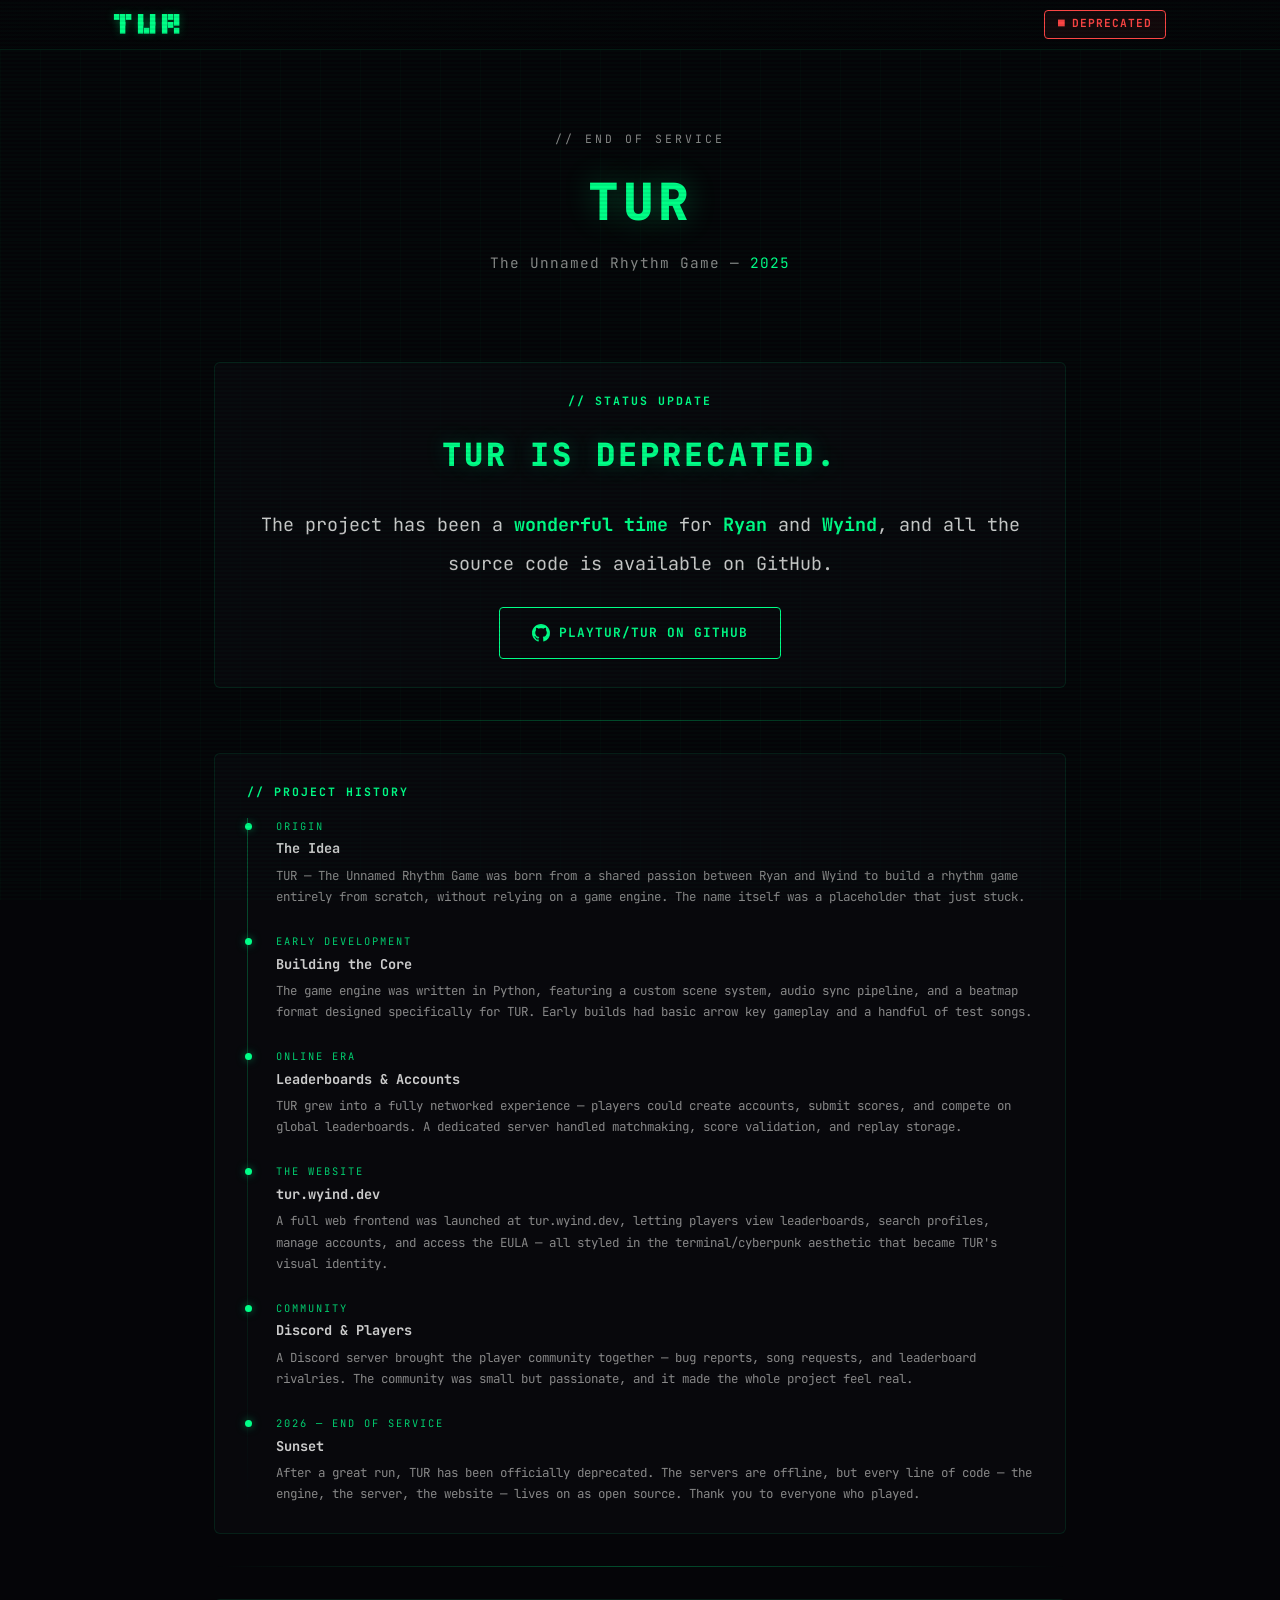
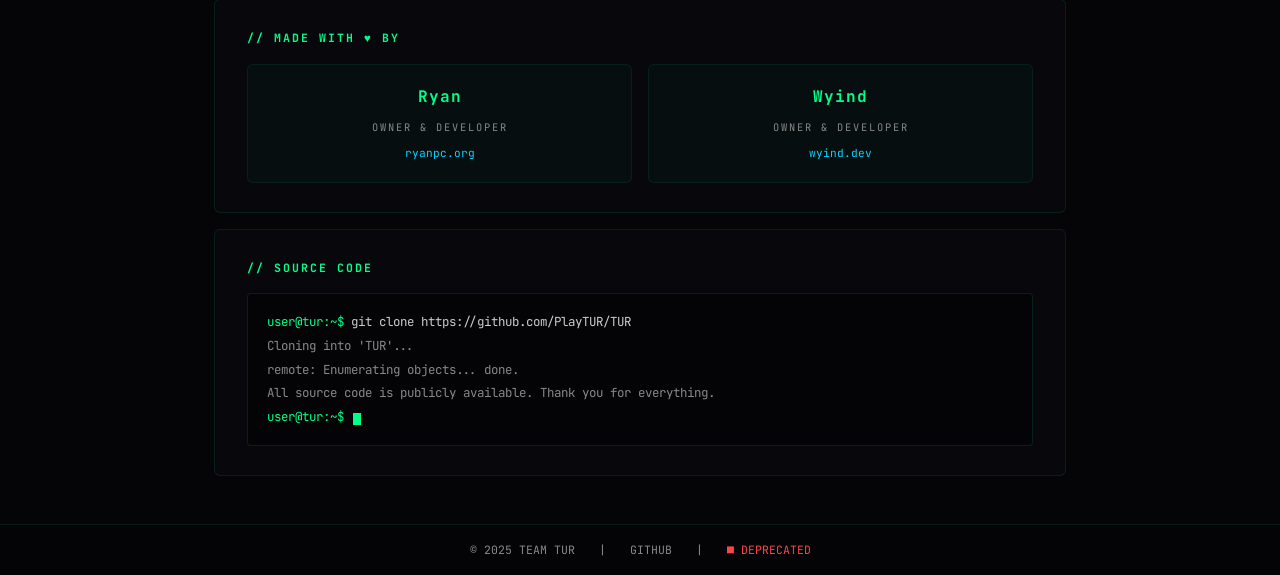
<file: website/index.html>
<!DOCTYPE html>
<html lang="en">

<head>
    <meta charset="UTF-8">
    <meta name="viewport" content="width=device-width, initial-scale=1.0">
    <title>TUR — Deprecated</title>
    <meta name="description"
        content="TUR — The Unnamed Rhythm Game has been deprecated. Thank you for everything. Source code available on GitHub.">
    <link href="https://fonts.googleapis.com/css2?family=JetBrains+Mono:wght@400;700;800&display=swap" rel="stylesheet">
    <style>
        /* ===== CSS Variables (TERMINAL theme — matches tur.wyind.dev default) ===== */
        :root {
            --color-bg: #050508;
            --color-surface: #0a0a0f;
            --color-primary: #00ff88;
            --color-secondary: #ff6b35;
            --color-accent: #00d4ff;
            --color-error: #ff4444;
            --color-text: #cccccc;
            --color-dim: #888888;
            --color-border: rgba(0, 255, 136, 0.1);
            --glow-primary: 0 0 15px rgba(0, 255, 136, 0.2);
            --font-mono: 'JetBrains Mono', 'Fira Code', 'Consolas', monospace;
            --transition-fast: 0.2s cubic-bezier(0.4, 0, 0.2, 1);
        }

        /* ===== Reset ===== */
        *,
        *::before,
        *::after {
            box-sizing: border-box;
            margin: 0;
            padding: 0;
        }

        html {
            scroll-behavior: smooth;
        }

        /* ===== Custom Scrollbar ===== */
        ::-webkit-scrollbar {
            width: 6px;
        }

        ::-webkit-scrollbar-track {
            background: var(--color-bg);
        }

        ::-webkit-scrollbar-thumb {
            background: var(--color-border);
            border-radius: 10px;
        }

        ::-webkit-scrollbar-thumb:hover {
            background: var(--color-primary);
        }

        /* ===== Body ===== */
        body {
            background: var(--color-bg);
            color: var(--color-text);
            font-family: var(--font-mono);
            line-height: 1.6;
            font-size: 14px;
            min-height: 100vh;
            display: flex;
            flex-direction: column;
            overflow-x: hidden;
        }

        /* ===== CRT Scanline Overlay ===== */
        .crt-overlay {
            position: fixed;
            inset: 0;
            pointer-events: none;
            z-index: 1000;
            background: repeating-linear-gradient(0deg,
                    transparent,
                    transparent 2px,
                    rgba(0, 0, 0, 0.07) 2px,
                    rgba(0, 0, 0, 0.07) 4px);
        }

        .scanline {
            position: fixed;
            inset: 0;
            pointer-events: none;
            z-index: 999;
            background: linear-gradient(to bottom,
                    transparent 50%,
                    rgba(0, 255, 136, 0.015) 50%);
            background-size: 100% 4px;
            animation: scanmove 8s linear infinite;
        }

        @keyframes scanmove {
            0% {
                background-position: 0 0;
            }

            100% {
                background-position: 0 100vh;
            }
        }

        /* ===== Grid Background ===== */
        .bg-grid {
            position: fixed;
            inset: 0;
            pointer-events: none;
            z-index: 0;
            background-image:
                linear-gradient(rgba(0, 255, 136, 0.025) 1px, transparent 1px),
                linear-gradient(90deg, rgba(0, 255, 136, 0.025) 1px, transparent 1px);
            background-size: 40px 40px;
        }

        /* ===== Wrapper ===== */
        .container {
            position: relative;
            z-index: 10;
            display: flex;
            flex-direction: column;
            min-height: 100vh;
        }

        /* ===== Header ===== */
        header {
            background: linear-gradient(180deg, rgba(5, 5, 8, 0.98) 0%, rgba(5, 5, 8, 0.9) 100%);
            backdrop-filter: blur(12px);
            border-bottom: 1px solid var(--color-border);
            padding: 0;
            position: sticky;
            top: 0;
            z-index: 100;
        }

        .header-inner {
            max-width: 1100px;
            margin: 0 auto;
            padding: 0.6rem 1.5rem;
            display: flex;
            justify-content: space-between;
            align-items: center;
        }

        .logo {
            color: var(--color-primary);
            text-decoration: none;
            text-shadow: 0 0 10px rgba(0, 255, 136, 0.3);
            line-height: 1;
        }

        .logo pre {
            margin: 0;
            font-size: 0.55rem;
            font-family: var(--font-mono);
            letter-spacing: 1px;
        }

        .logo:hover {
            text-shadow: 0 0 20px rgba(0, 255, 136, 0.5);
        }

        .header-badge {
            display: inline-flex;
            align-items: center;
            gap: 0.4rem;
            padding: 0.3rem 0.8rem;
            border: 1px solid var(--color-error);
            border-radius: 4px;
            color: var(--color-error);
            font-size: 0.7rem;
            font-weight: 700;
            letter-spacing: 1px;
            text-transform: uppercase;
            background: rgba(255, 68, 68, 0.06);
            animation: glow-error 2.5s ease-in-out infinite;
        }

        @keyframes glow-error {

            0%,
            100% {
                box-shadow: 0 0 6px rgba(255, 68, 68, 0.2);
            }

            50% {
                box-shadow: 0 0 18px rgba(255, 68, 68, 0.45);
            }
        }

        /* ===== Main ===== */
        main {
            max-width: 900px;
            width: 100%;
            margin: 0 auto;
            padding: 3rem 1.5rem 2rem;
            flex: 1;
        }

        /* ===== Hero ===== */
        .hero {
            text-align: center;
            padding: 2rem 0 3rem;
        }

        .hero .eyebrow {
            font-size: 0.72rem;
            color: var(--color-dim);
            letter-spacing: 3px;
            text-transform: uppercase;
            margin-bottom: 0.8rem;
        }

        .hero h1 {
            font-size: clamp(2rem, 6vw, 3.2rem);
            font-weight: 800;
            color: var(--color-primary);
            margin-bottom: 0.5rem;
            letter-spacing: 4px;
            text-shadow: 0 0 30px rgba(0, 255, 136, 0.3);
            text-transform: uppercase;
            animation: flicker 6s infinite;
        }

        @keyframes flicker {

            0%,
            92%,
            94%,
            96%,
            100% {
                opacity: 1;
            }

            93%,
            95% {
                opacity: 0.88;
            }
        }

        .hero .subtitle {
            font-size: 0.9rem;
            color: var(--color-dim);
            margin-bottom: 2.5rem;
            letter-spacing: 1px;
        }

        .hero .subtitle span {
            color: var(--color-primary);
        }

        /* ===== Divider ===== */
        .divider {
            width: 100%;
            height: 1px;
            background: linear-gradient(90deg, transparent, var(--color-primary), transparent);
            opacity: 0.3;
            margin: 2rem 0;
        }

        /* ===== Panel ===== */
        .panel {
            background: rgba(10, 10, 15, 0.6);
            border: 1px solid var(--color-border);
            border-radius: 6px;
            padding: 1.8rem 2rem;
            transition: all 0.25s ease;
            margin-bottom: 1rem;
        }

        .panel:hover {
            border-color: rgba(0, 255, 136, 0.3);
            box-shadow: 0 4px 30px rgba(0, 0, 0, 0.4), var(--glow-primary);
        }

        .panel h3 {
            color: var(--color-primary);
            font-size: 0.72rem;
            margin-bottom: 1rem;
            letter-spacing: 2px;
            text-transform: uppercase;
        }

        .panel p {
            color: var(--color-text);
            font-size: 0.9rem;
            line-height: 1.8;
        }

        /* ===== Main Message ===== */
        .message-panel {
            text-align: center;
        }

        .message-panel .deprecated-title {
            font-size: clamp(1.4rem, 4vw, 2rem);
            font-weight: 800;
            color: var(--color-primary);
            letter-spacing: 3px;
            text-transform: uppercase;
            margin-bottom: 1.4rem;
            text-shadow: 0 0 20px rgba(0, 255, 136, 0.25);
        }

        .message-panel .big-text {
            font-size: clamp(1rem, 2.5vw, 1.15rem);
            color: var(--color-text);
            line-height: 2.1;
            margin-bottom: 1.5rem;
        }

        .message-panel .big-text strong {
            color: var(--color-primary);
            font-weight: 700;
        }

        /* ===== History Timeline ===== */
        .timeline {
            position: relative;
            padding-left: 1.8rem;
            margin-top: 0.5rem;
        }

        .timeline::before {
            content: '';
            position: absolute;
            left: 0;
            top: 0;
            bottom: 0;
            width: 1px;
            background: linear-gradient(to bottom, var(--color-primary), transparent);
            opacity: 0.3;
        }

        .timeline-item {
            position: relative;
            margin-bottom: 1.6rem;
        }

        .timeline-item:last-child {
            margin-bottom: 0;
        }

        .timeline-item::before {
            content: '';
            position: absolute;
            left: -1.93rem;
            top: 0.35em;
            width: 7px;
            height: 7px;
            background: var(--color-primary);
            border-radius: 50%;
            box-shadow: 0 0 8px rgba(0, 255, 136, 0.5);
        }

        .timeline-date {
            font-size: 0.65rem;
            color: var(--color-primary);
            letter-spacing: 2px;
            text-transform: uppercase;
            margin-bottom: 0.25rem;
            opacity: 0.8;
        }

        .timeline-title {
            font-size: 0.85rem;
            font-weight: 700;
            color: var(--color-text);
            margin-bottom: 0.3rem;
        }

        .timeline-desc {
            font-size: 0.78rem;
            color: var(--color-dim);
            line-height: 1.7;
        }

        /* ===== GitHub Button ===== */
        .github-link {
            display: inline-flex;
            align-items: center;
            gap: 0.6rem;
            padding: 0.9rem 2rem;
            font-family: var(--font-mono);
            font-size: 0.8rem;
            font-weight: 700;
            text-decoration: none;
            border: 1px solid var(--color-primary);
            background: transparent;
            color: var(--color-primary);
            cursor: pointer;
            transition: all 0.2s ease;
            border-radius: 4px;
            letter-spacing: 1px;
            text-transform: uppercase;
        }

        .github-link:hover {
            background: var(--color-primary);
            color: var(--color-bg);
            box-shadow: var(--glow-primary);
            transform: translateY(-2px);
        }

        .github-link svg {
            width: 18px;
            height: 18px;
            fill: currentColor;
            flex-shrink: 0;
        }

        /* ===== Credits ===== */
        .credits-grid {
            display: grid;
            grid-template-columns: 1fr 1fr;
            gap: 1rem;
            margin-top: 0.5rem;
        }

        @media (max-width: 500px) {
            .credits-grid {
                grid-template-columns: 1fr;
            }
        }

        .credit-card {
            display: flex;
            flex-direction: column;
            align-items: center;
            gap: 0.6rem;
            padding: 1.2rem 1rem;
            background: rgba(0, 255, 136, 0.03);
            border: 1px solid rgba(0, 255, 136, 0.08);
            border-radius: 6px;
            transition: all 0.2s ease;
            text-decoration: none;
        }

        .credit-card:hover {
            border-color: rgba(0, 255, 136, 0.3);
            background: rgba(0, 255, 136, 0.06);
            transform: translateY(-2px);
        }

        .credit-name {
            font-size: 1rem;
            font-weight: 700;
            color: var(--color-primary);
            letter-spacing: 1px;
        }

        .credit-role {
            font-size: 0.65rem;
            color: var(--color-dim);
            letter-spacing: 2px;
            text-transform: uppercase;
        }

        .credit-site {
            font-size: 0.7rem;
            color: var(--color-accent);
        }

        /* ===== Terminal Block ===== */
        .terminal-block {
            background: rgba(0, 0, 0, 0.4);
            border: 1px solid rgba(0, 255, 136, 0.12);
            border-radius: 4px;
            padding: 1rem 1.2rem;
            font-size: 0.78rem;
            color: var(--color-dim);
            line-height: 1.9;
            margin-top: 0.5rem;
        }

        .terminal-block .prompt {
            color: var(--color-primary);
            user-select: none;
        }

        .terminal-block .cmd {
            color: var(--color-text);
        }

        .terminal-block .out {
            color: var(--color-dim);
        }

        .cursor-blink {
            display: inline-block;
            width: 8px;
            height: 1em;
            background: var(--color-primary);
            vertical-align: text-bottom;
            animation: blink 1.1s step-end infinite;
            margin-left: 2px;
        }

        @keyframes blink {

            0%,
            100% {
                opacity: 1;
            }

            50% {
                opacity: 0;
            }
        }

        /* ===== Footer ===== */
        footer {
            background: rgba(5, 5, 8, 0.98);
            border-top: 1px solid var(--color-border);
            padding: 1rem 1.5rem;
            font-size: 0.72rem;
            color: var(--color-dim);
            display: flex;
            justify-content: center;
            align-items: center;
            gap: 1.5rem;
            flex-wrap: wrap;
            text-align: center;
        }

        footer a {
            color: var(--color-dim);
            text-decoration: none;
            transition: color 0.2s;
        }

        footer a:hover {
            color: var(--color-primary);
        }

        .blink {
            animation: pulse 1.5s infinite;
        }

        @keyframes pulse {

            0%,
            100% {
                opacity: 1;
            }

            50% {
                opacity: 0.4;
            }
        }

        /* ===== Responsive ===== */
        @media (max-width: 600px) {
            .header-inner {
                padding: 0.5rem 1rem;
            }

            main {
                padding: 2rem 1rem 1.5rem;
            }

            .panel {
                padding: 1.2rem 1rem;
            }
        }
    </style>
</head>

<body>
    <!-- CRT Effects -->
    <div class="crt-overlay"></div>
    <div class="scanline"></div>
    <div class="bg-grid"></div>

    <div class="container">
        <!-- Header -->
        <header>
            <div class="header-inner">
                <a href="#" class="logo">
                    <pre>▀█▀ █ █ █▀█
 █  █▄█ █▀▄</pre>
                </a>
                <div class="header-badge">
                    <span class="blink">■</span>
                    DEPRECATED
                </div>
            </div>
        </header>

        <!-- Main Content -->
        <main>
            <!-- Hero -->
            <section class="hero">
                <p class="eyebrow">// end of service</p>
                <h1>TUR</h1>
                <p class="subtitle">The Unnamed Rhythm Game &mdash; <span>2025</span></p>
            </section>

            <!-- Message Panel -->
            <div class="panel message-panel">
                <h3>// status update</h3>
                <p class="deprecated-title">TUR is deprecated.</p>
                <p class="big-text">
                    The project has been a <strong>wonderful time</strong> for
                    <strong>Ryan</strong> and <strong>Wyind</strong>,
                    and all the source code is available on GitHub.
                </p>
                <a class="github-link" href="https://github.com/PlayTUR/TUR" target="_blank" rel="noopener noreferrer">
                    <svg viewBox="0 0 16 16" xmlns="http://www.w3.org/2000/svg">
                        <path d="M8 0C3.58 0 0 3.58 0 8c0 3.54 2.29 6.53 5.47 7.59.4.07.55-.17.55-.38
                        0-.19-.01-.82-.01-1.49-2.01.37-2.53-.49-2.69-.94-.09-.23-.48-.94-.82-1.13-.28-.15-.68-.52
                        -.01-.53.63-.01 1.08.58 1.23.82.72 1.21 1.87.87 2.33.66.07-.52.28-.87.51-1.07-1.78-.2
                        -3.64-.89-3.64-3.95 0-.87.31-1.59.82-2.15-.08-.2-.36-1.02.08-2.12 0 0 .67-.21 2.2.82.64
                        -.18 1.32-.27 2-.27.68 0 1.36.09 2 .27 1.53-1.04 2.2-.82 2.2-.82.44 1.1.16 1.92.08 2.12.51
                        .56.82 1.27.82 2.15 0 3.07-1.87 3.75-3.65 3.95.29.25.54.73.54 1.48 0 1.07-.01 1.93-.01
                        2.2 0 .21.15.46.55.38A8.013 8.013 0 0016 8c0-4.42-3.58-8-8-8z" />
                    </svg>
                    PlayTUR/TUR on GitHub
                </a>
            </div>

            <div class="divider"></div>

            <!-- History Panel -->
            <div class="panel">
                <h3>// project history</h3>
                <div class="timeline">
                    <div class="timeline-item">
                        <div class="timeline-date">Origin</div>
                        <div class="timeline-title">The Idea</div>
                        <div class="timeline-desc">TUR — The Unnamed Rhythm Game was born from a shared passion between
                            Ryan and Wyind to build a rhythm game entirely from scratch, without relying on a game
                            engine. The name itself was a placeholder that just stuck.</div>
                    </div>
                    <div class="timeline-item">
                        <div class="timeline-date">Early Development</div>
                        <div class="timeline-title">Building the Core</div>
                        <div class="timeline-desc">The game engine was written in Python, featuring a custom scene
                            system, audio sync pipeline, and a beatmap format designed specifically for TUR. Early
                            builds had basic arrow key gameplay and a handful of test songs.</div>
                    </div>
                    <div class="timeline-item">
                        <div class="timeline-date">Online Era</div>
                        <div class="timeline-title">Leaderboards &amp; Accounts</div>
                        <div class="timeline-desc">TUR grew into a fully networked experience — players could create
                            accounts, submit scores, and compete on global leaderboards. A dedicated server handled
                            matchmaking, score validation, and replay storage.</div>
                    </div>
                    <div class="timeline-item">
                        <div class="timeline-date">The Website</div>
                        <div class="timeline-title">tur.wyind.dev</div>
                        <div class="timeline-desc">A full web frontend was launched at tur.wyind.dev, letting players
                            view leaderboards, search profiles, manage accounts, and access the EULA — all styled in the
                            terminal/cyberpunk aesthetic that became TUR's visual identity.</div>
                    </div>
                    <div class="timeline-item">
                        <div class="timeline-date">Community</div>
                        <div class="timeline-title">Discord &amp; Players</div>
                        <div class="timeline-desc">A Discord server brought the player community together — bug reports,
                            song requests, and leaderboard rivalries. The community was small but passionate, and it
                            made the whole project feel real.</div>
                    </div>
                    <div class="timeline-item">
                        <div class="timeline-date">2026 — End of Service</div>
                        <div class="timeline-title">Sunset</div>
                        <div class="timeline-desc">After a great run, TUR has been officially deprecated. The servers
                            are offline, but every line of code — the engine, the server, the website — lives on as open
                            source. Thank you to everyone who played.</div>
                    </div>
                </div>
            </div>

            <div class="divider"></div>

            <!-- Credits Panel -->
            <div class="panel">
                <h3>// made with ♥ by</h3>
                <div class="credits-grid">
                    <a class="credit-card" href="https://ryanpc.org" target="_blank" rel="noopener noreferrer">
                        <div class="credit-name">Ryan</div>
                        <div class="credit-role">Owner &amp; Developer</div>
                        <div class="credit-site">ryanpc.org</div>
                    </a>
                    <a class="credit-card" href="https://wyind.dev" target="_blank" rel="noopener noreferrer">
                        <div class="credit-name">Wyind</div>
                        <div class="credit-role">Owner &amp; Developer</div>
                        <div class="credit-site">wyind.dev</div>
                    </a>
                </div>
            </div>

            <!-- Terminal Panel -->
            <div class="panel">
                <h3>// source code</h3>
                <div class="terminal-block">
                    <div><span class="prompt">user@tur:~$ </span><span class="cmd">git clone
                            https://github.com/PlayTUR/TUR</span></div>
                    <div><span class="out">Cloning into 'TUR'...</span></div>
                    <div><span class="out">remote: Enumerating objects... done.</span></div>
                    <div><span class="out">All source code is publicly available. Thank you for everything.</span></div>
                    <div><span class="prompt">user@tur:~$ </span><span class="cursor-blink"></span></div>
                </div>
            </div>
        </main>

        <!-- Footer -->
        <footer>
            <span>© 2025 TEAM TUR</span>
            <span>|</span>
            <a href="https://github.com/PlayTUR/TUR" target="_blank" rel="noopener noreferrer">GITHUB</a>
            <span>|</span>
            <span style="color: var(--color-error)"><span class="blink">■</span> DEPRECATED</span>
        </footer>
    </div>
</body>

</html>
</file>
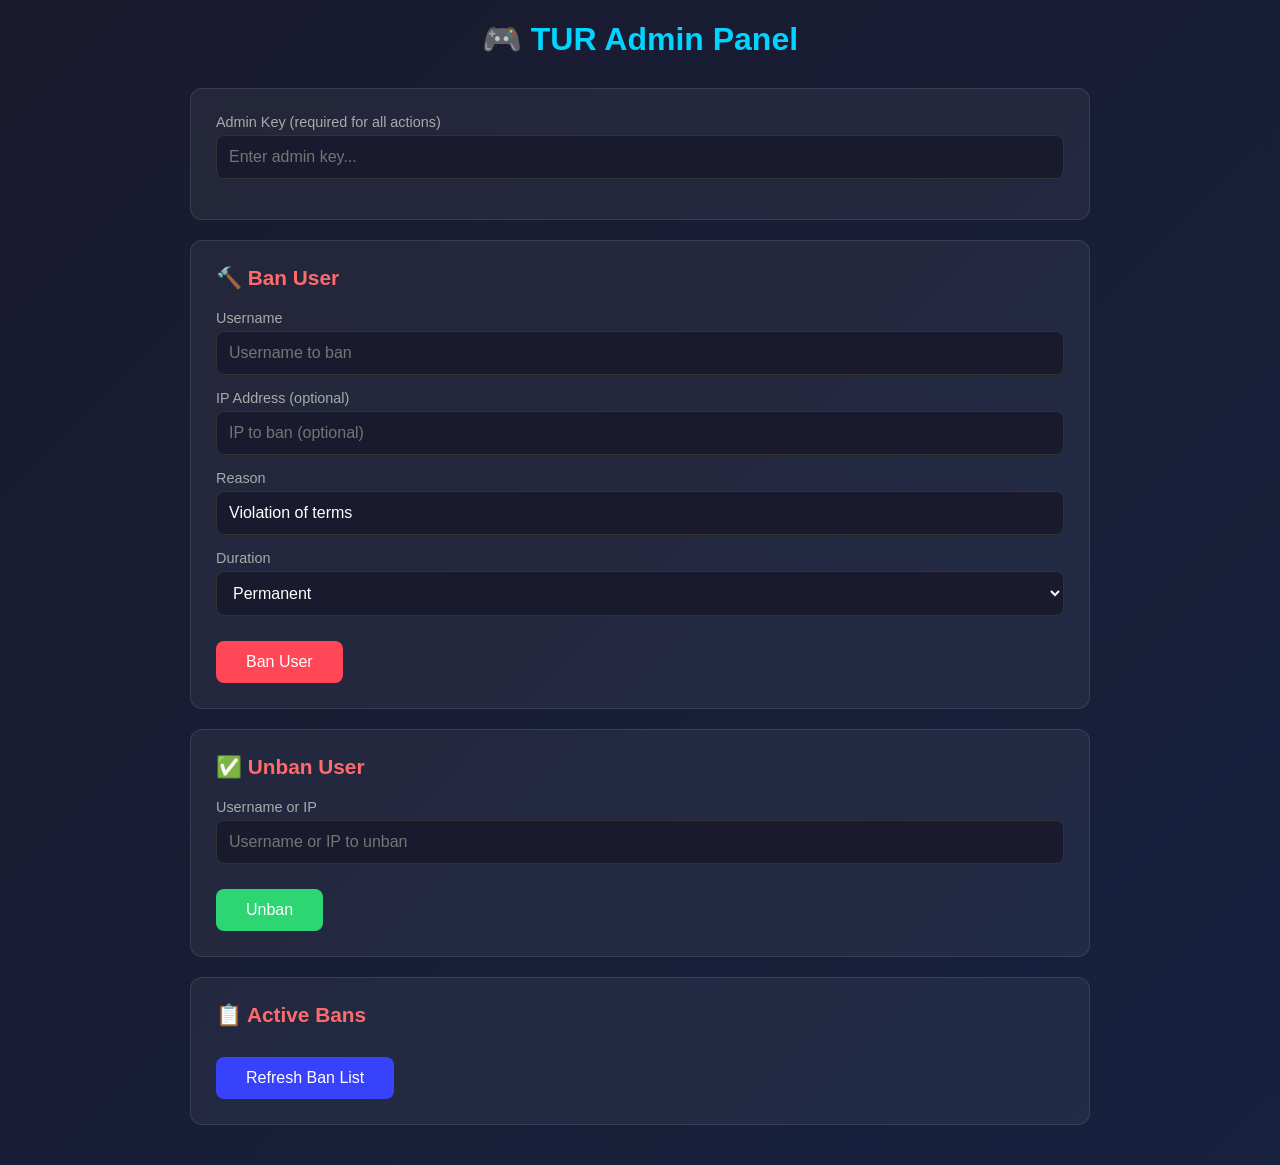
<file: server/m7x9k2.html>
<!DOCTYPE html>
<html lang="en">

<head>
    <meta charset="UTF-8">
    <meta name="viewport" content="width=device-width, initial-scale=1.0">
    <title>TUR Admin Panel</title>
    <style>
        * {
            box-sizing: border-box;
            margin: 0;
            padding: 0;
        }

        body {
            font-family: 'Segoe UI', sans-serif;
            background: linear-gradient(135deg, #1a1a2e 0%, #16213e 100%);
            min-height: 100vh;
            color: #eee;
            padding: 20px;
        }

        .container {
            max-width: 900px;
            margin: 0 auto;
        }

        h1 {
            text-align: center;
            margin-bottom: 30px;
            color: #00d4ff;
        }

        .panel {
            background: rgba(255, 255, 255, 0.05);
            border-radius: 12px;
            padding: 25px;
            margin-bottom: 20px;
            border: 1px solid rgba(255, 255, 255, 0.1);
        }

        h2 {
            margin-bottom: 20px;
            color: #ff6b6b;
            font-size: 1.3em;
        }

        .form-group {
            margin-bottom: 15px;
        }

        label {
            display: block;
            margin-bottom: 5px;
            color: #aaa;
            font-size: 0.9em;
        }

        input,
        select {
            width: 100%;
            padding: 12px;
            border: 1px solid #333;
            border-radius: 8px;
            background: #1a1a2e;
            color: #fff;
            font-size: 1em;
        }

        input:focus {
            outline: none;
            border-color: #00d4ff;
        }

        button {
            padding: 12px 30px;
            border: none;
            border-radius: 8px;
            font-size: 1em;
            cursor: pointer;
            margin-right: 10px;
            margin-top: 10px;
            transition: all 0.2s;
        }

        .btn-ban {
            background: #ff4757;
            color: #fff;
        }

        .btn-ban:hover {
            background: #ff6b81;
        }

        .btn-unban {
            background: #2ed573;
            color: #fff;
        }

        .btn-unban:hover {
            background: #7bed9f;
        }

        .btn-refresh {
            background: #3742fa;
            color: #fff;
        }

        .btn-refresh:hover {
            background: #5352ed;
        }

        .result {
            margin-top: 15px;
            padding: 15px;
            border-radius: 8px;
            font-family: monospace;
            word-break: break-all;
        }

        .result.success {
            background: rgba(46, 213, 115, 0.2);
            border: 1px solid #2ed573;
        }

        .result.error {
            background: rgba(255, 71, 87, 0.2);
            border: 1px solid #ff4757;
        }

        table {
            width: 100%;
            border-collapse: collapse;
            margin-top: 15px;
        }

        th,
        td {
            padding: 12px;
            text-align: left;
            border-bottom: 1px solid #333;
        }

        th {
            background: rgba(0, 0, 0, 0.3);
            color: #00d4ff;
        }

        tr:hover {
            background: rgba(255, 255, 255, 0.05);
        }

        .tag {
            display: inline-block;
            padding: 3px 8px;
            border-radius: 4px;
            font-size: 0.8em;
        }

        .tag-perm {
            background: #ff4757;
        }

        .tag-temp {
            background: #ffa502;
            color: #000;
        }

        .hidden {
            display: none;
        }
    </style>
</head>

<body>
    <div class="container">
        <h1>🎮 TUR Admin Panel</h1>

        <!-- Admin Key -->
        <div class="panel">
            <div class="form-group">
                <label>Admin Key (required for all actions)</label>
                <input type="password" id="adminKey" placeholder="Enter admin key..." value="">
            </div>
        </div>

        <!-- Ban User -->
        <div class="panel">
            <h2>🔨 Ban User</h2>
            <div class="form-group">
                <label>Username</label>
                <input type="text" id="banUsername" placeholder="Username to ban">
            </div>
            <div class="form-group">
                <label>IP Address (optional)</label>
                <input type="text" id="banIp" placeholder="IP to ban (optional)">
            </div>
            <div class="form-group">
                <label>Reason</label>
                <input type="text" id="banReason" placeholder="Reason for ban" value="Violation of terms">
            </div>
            <div class="form-group">
                <label>Duration</label>
                <select id="banDuration">
                    <option value="">Permanent</option>
                    <option value="1">1 day</option>
                    <option value="3">3 days</option>
                    <option value="7">7 days</option>
                    <option value="30">30 days</option>
                    <option value="90">90 days</option>
                    <option value="365">1 year</option>
                </select>
            </div>
            <button class="btn-ban" onclick="banUser()">Ban User</button>
            <div id="banResult" class="result hidden"></div>
        </div>

        <!-- Unban User -->
        <div class="panel">
            <h2>✅ Unban User</h2>
            <div class="form-group">
                <label>Username or IP</label>
                <input type="text" id="unbanTarget" placeholder="Username or IP to unban">
            </div>
            <button class="btn-unban" onclick="unbanUser()">Unban</button>
            <div id="unbanResult" class="result hidden"></div>
        </div>

        <!-- Ban List -->
        <div class="panel">
            <h2>📋 Active Bans</h2>
            <button class="btn-refresh" onclick="loadBans()">Refresh Ban List</button>
            <div id="bansResult" class="result hidden"></div>
            <table id="bansTable" class="hidden">
                <thead>
                    <tr>
                        <th>Username</th>
                        <th>IP</th>
                        <th>Reason</th>
                        <th>Expires</th>
                        <th>Action</th>
                    </tr>
                </thead>
                <tbody id="bansBody"></tbody>
            </table>
        </div>
    </div>

    <script>
        const API_URL = 'http://154.53.35.148:8080';

        function getAdminKey() {
            return document.getElementById('adminKey').value;
        }

        function showResult(elementId, message, isError) {
            const el = document.getElementById(elementId);
            el.textContent = message;
            el.className = 'result ' + (isError ? 'error' : 'success');
            el.classList.remove('hidden');
        }

        async function banUser() {
            const adminKey = getAdminKey();
            if (!adminKey) { alert('Enter admin key'); return; }

            const username = document.getElementById('banUsername').value;
            const ip = document.getElementById('banIp').value;
            const reason = document.getElementById('banReason').value;
            const duration = document.getElementById('banDuration').value;

            if (!username && !ip) { alert('Enter username or IP'); return; }

            try {
                const res = await fetch(`${API_URL}/api/v2/internal/mod/r`, {
                    method: 'POST',
                    headers: { 'Content-Type': 'application/json' },
                    body: JSON.stringify({
                        admin_key: adminKey,
                        username: username || null,
                        ip: ip || null,
                        reason: reason,
                        duration_days: duration ? parseInt(duration) : null
                    })
                });
                const data = await res.json();
                showResult('banResult', JSON.stringify(data, null, 2), !res.ok);
                if (res.ok) loadBans();
            } catch (e) {
                showResult('banResult', 'Error: ' + e.message, true);
            }
        }

        async function unbanUser() {
            const adminKey = getAdminKey();
            if (!adminKey) { alert('Enter admin key'); return; }

            const target = document.getElementById('unbanTarget').value;
            if (!target) { alert('Enter username or IP'); return; }

            const isIp = /^\d+\.\d+\.\d+\.\d+$/.test(target);

            try {
                const res = await fetch(`${API_URL}/api/v2/internal/mod/u`, {
                    method: 'POST',
                    headers: { 'Content-Type': 'application/json' },
                    body: JSON.stringify({
                        admin_key: adminKey,
                        username: isIp ? null : target,
                        ip: isIp ? target : null
                    })
                });
                const data = await res.json();
                showResult('unbanResult', JSON.stringify(data, null, 2), !res.ok);
                if (res.ok) loadBans();
            } catch (e) {
                showResult('unbanResult', 'Error: ' + e.message, true);
            }
        }

        async function loadBans() {
            const adminKey = getAdminKey();
            if (!adminKey) { alert('Enter admin key'); return; }

            try {
                const res = await fetch(`${API_URL}/api/v2/internal/mod/l?admin_key=${encodeURIComponent(adminKey)}`);
                const data = await res.json();

                if (!res.ok) {
                    showResult('bansResult', JSON.stringify(data), true);
                    return;
                }

                document.getElementById('bansResult').classList.add('hidden');
                const table = document.getElementById('bansTable');
                const tbody = document.getElementById('bansBody');
                tbody.innerHTML = '';

                if (data.bans.length === 0) {
                    tbody.innerHTML = '<tr><td colspan="5" style="text-align:center;color:#888;">No active bans</td></tr>';
                } else {
                    data.bans.forEach(ban => {
                        const expStr = ban.expires
                            ? new Date(ban.expires * 1000).toLocaleDateString()
                            : '<span class="tag tag-perm">Permanent</span>';
                        tbody.innerHTML += `
                            <tr>
                                <td>${ban.username || '-'}</td>
                                <td>${ban.ip || '-'}</td>
                                <td>${ban.reason}</td>
                                <td>${expStr}</td>
                                <td><button class="btn-unban" style="padding:5px 10px;font-size:0.8em;" 
                                    onclick="quickUnban('${ban.username}', '${ban.ip}')">Unban</button></td>
                            </tr>
                        `;
                    });
                }
                table.classList.remove('hidden');
            } catch (e) {
                showResult('bansResult', 'Error: ' + e.message, true);
            }
        }

        async function quickUnban(username, ip) {
            const adminKey = getAdminKey();
            if (!adminKey) { alert('Enter admin key'); return; }

            try {
                await fetch(`${API_URL}/api/v2/internal/mod/u`, {
                    method: 'POST',
                    headers: { 'Content-Type': 'application/json' },
                    body: JSON.stringify({
                        admin_key: adminKey,
                        username: username !== 'null' ? username : null,
                        ip: ip !== 'null' ? ip : null
                    })
                });
                loadBans();
            } catch (e) {
                alert('Error: ' + e.message);
            }
        }
    </script>
</body>

</html>
</file>
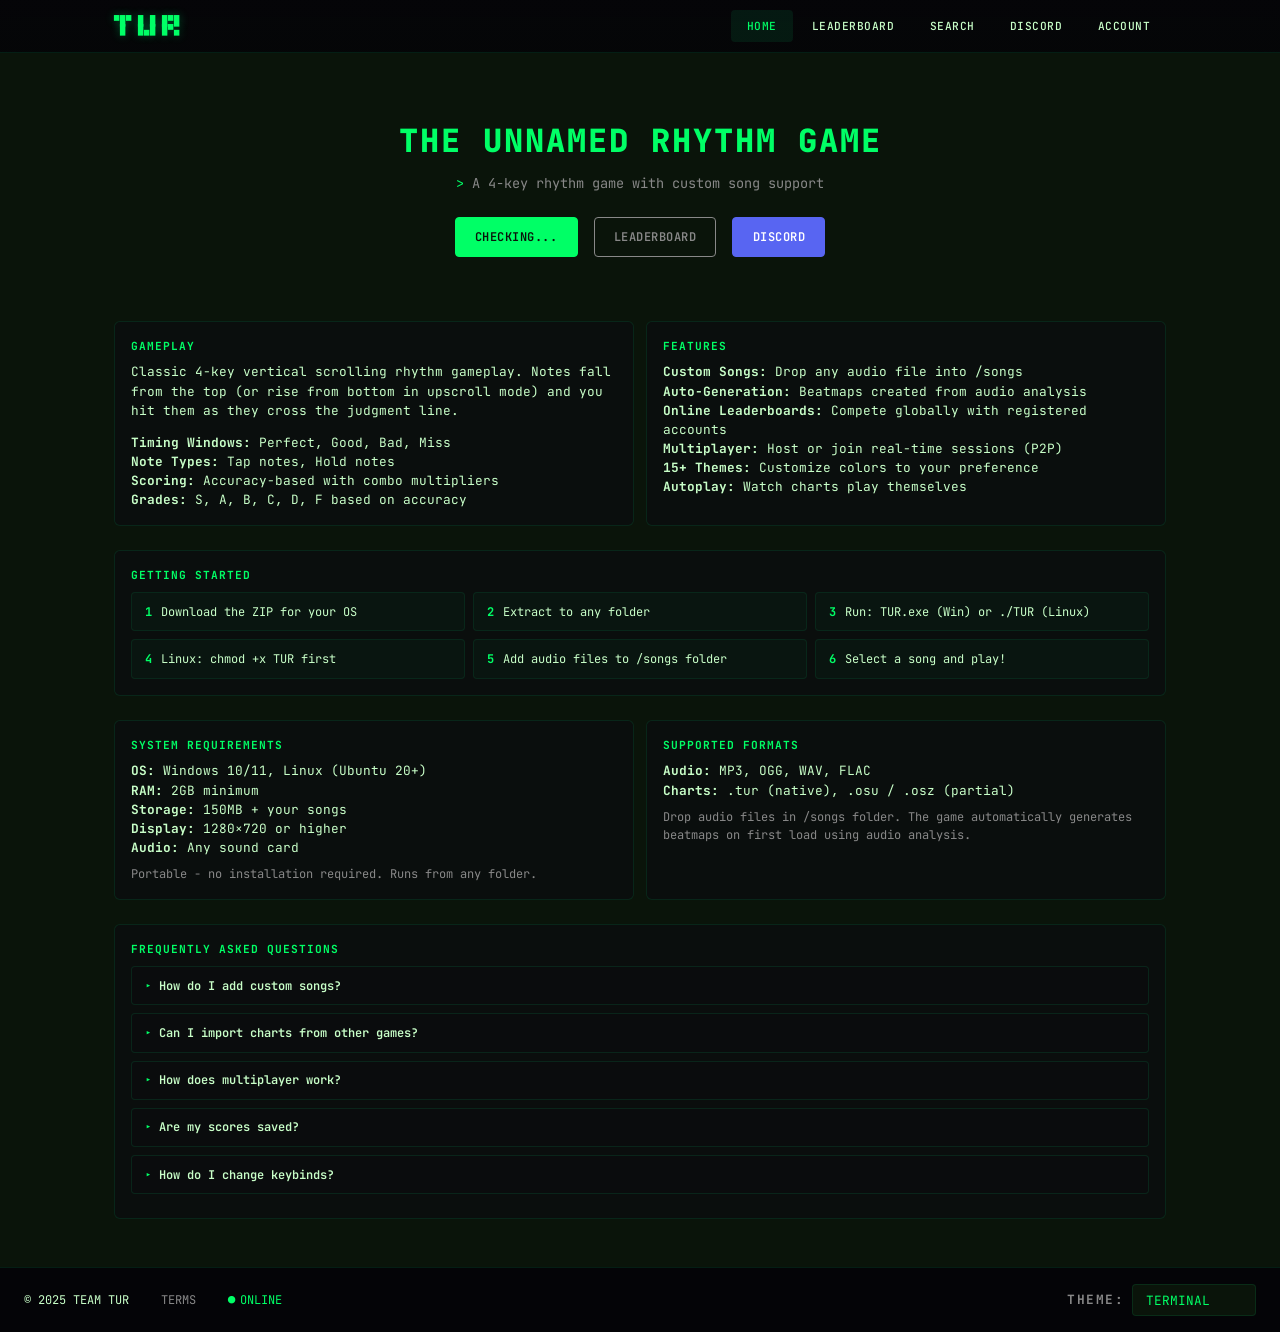
<file: server/static/sys_root_77.html>
<!DOCTYPE html>
<html lang="en">

<head>
    <meta charset="UTF-8">
    <meta name="viewport" content="width=device-width, initial-scale=1.0">
    <title>TUR - ROOT ACCESS</title>
    <link rel="stylesheet" href="css/style.css">
    <link href="https://fonts.googleapis.com/css2?family=JetBrains+Mono:wght@400;700&display=swap" rel="stylesheet">
    <style>
        body {
            background: #050505;
        }

        .admin-container {
            max-width: 1200px;
            margin: 0 auto;
            padding: 2rem;
            position: relative;
            z-index: 10;
        }

        .status-bar {
            border-bottom: 2px solid var(--color-error);
            padding-bottom: 1rem;
            margin-bottom: 2rem;
            display: flex;
            justify-content: space-between;
            align-items: center;
        }

        .crt-overlay {
            pointer-events: none;
        }
    </style>
</head>

<body>
    <div class="crt-overlay"></div>
    <div class="scanline"></div>
    <div class="bg-grid"></div>

    <div class="admin-container">
        <div class="status-bar">
            <h1 style="color: var(--color-error); margin: 0;">ROOT_TERMINAL // V.1.0</h1>
            <div>
                <span id="admin-user" style="color: var(--color-primary);">GUEST</span>
                <button class="btn btn-secondary" onclick="AdminApp.logout()"
                    style="margin-left: 1rem; padding: 0.2rem 1rem;">EXIT</button>
            </div>
        </div>

        <div id="auth-panel" class="panel">
            <h3>AUTHENTICATION_REQUIRED</h3>
            <p style="color: var(--color-error);">SECURE CONNECTION ESTABLISHED. VERIFYING TOKEN...</p>
        </div>

        <div id="admin-dashboard" class="hidden">
            <div style="display: grid; grid-template-columns: 1fr 1fr; gap: 2rem;">
                <!-- Ban Tools -->
                <div class="panel">
                    <h3>PUNITIVE_MEASURES (BAN)</h3>
                    <div class="form-group">
                        <label>TARGET_ID (Username/IP)</label>
                        <input type="text" id="ban-target" placeholder="Target...">
                    </div>
                    <div class="form-group">
                        <label>REASON</label>
                        <input type="text" id="ban-reason" value="Violation of TOS">
                    </div>
                    <div class="form-group">
                        <label>DURATION (DAYS)</label>
                        <input type="number" id="ban-duration" value="7">
                    </div>
                    <button class="btn" style="border-color: var(--color-error); color: var(--color-error);"
                        onclick="AdminApp.banUser()">[EXECUTE]</button>
                </div>

                <!-- Stats / Info -->
                <div class="panel">
                    <h3>SYSTEM_METRICS</h3>
                    <p>SERVER_STATUS: <span style="color: var(--color-primary);">ONLINE</span></p>
                    <p>API_LATENCY: <span id="ping">...</span> ms</p>
                </div>

                <!-- Promotion Tools -->
                <div class="panel">
                    <h3>ELEVATE_PRIVILEGES</h3>
                    <div class="form-group">
                        <label>TARGET_OPERATOR_ID</label>
                        <input type="text" id="promote-target" placeholder="Username...">
                    </div>
                    <button class="btn" style="border-color: var(--color-primary); color: var(--color-primary);"
                        onclick="AdminApp.promoteUser()">[GRANT_ROOT_ACCESS]</button>
                </div>
            </div>

            <div class="panel" style="margin-top: 2rem;">
                <div style="display: flex; justify-content: space-between; align-items: center;">
                    <h3>ACTIVE_BLOCKLIST</h3>
                    <button class="btn btn-secondary" onclick="AdminApp.loadBans()">[REFRESH]</button>
                </div>
                <div id="ban-list" style="margin-top: 1rem; max-height: 400px; overflow-y: auto;">
                    <!-- Table inject -->
                </div>
            </div>
        </div>
    </div>

    <script src="js/admin.js"></script>
</body>

</html>
</file>
<file: server/static/css/style.css>
:root {
    --color-bg: #050508;
    --color-surface: #0a0a0f;
    --color-primary: #00ff88;
    --color-secondary: #ff6b35;
    --color-accent: #00d4ff;
    --color-error: #ff4444;
    --color-text: #cccccc;
    --color-dim: #888888;
    --color-border: rgba(0, 255, 136, 0.1);
    --glow-primary: 0 0 15px rgba(0, 255, 136, 0.2);
    --glow-error: 0 0 15px rgba(255, 68, 68, 0.2);
    --font-mono: 'JetBrains Mono', 'Fira Code', 'Consolas', monospace;
    --transition-fast: 0.2s cubic-bezier(0.4, 0, 0.2, 1);
}

/* === Custom Scrollbar === */
::-webkit-scrollbar {
    width: 6px;
}

::-webkit-scrollbar-track {
    background: var(--color-bg);
}

::-webkit-scrollbar-thumb {
    background: var(--color-border);
    border-radius: 10px;
}

::-webkit-scrollbar-thumb:hover {
    background: var(--color-primary);
}

* {
    box-sizing: border-box;
    margin: 0;
    padding: 0;
}

.hidden {
    display: none !important;
}

html {
    scroll-behavior: smooth;
}

body {
    background: var(--color-bg);
    color: var(--color-text);
    font-family: var(--font-mono);
    line-height: 1.5;
    font-size: 14px;
    min-height: 100vh;
}

/* === Header === */
header {
    background: linear-gradient(180deg, rgba(5, 5, 8, 0.98) 0%, rgba(5, 5, 8, 0.9) 100%);
    backdrop-filter: blur(12px);
    border-bottom: 1px solid rgba(0, 255, 136, 0.1);
    padding: 0;
    position: sticky;
    top: 0;
    z-index: 100;
    transition: transform 0.3s ease;
}

header.header-hidden {
    transform: translateY(-100%);
}

.header-inner {
    max-width: 1100px;
    margin: 0 auto;
    padding: 0.6rem 1.5rem;
    display: flex;
    justify-content: space-between;
    align-items: center;
}

.logo {
    color: var(--color-primary);
    text-decoration: none;
    text-shadow: 0 0 10px rgba(0, 255, 136, 0.3);
    line-height: 1;
}

.logo pre {
    margin: 0;
    font-size: 0.55rem;
    font-family: var(--font-mono);
    letter-spacing: 1px;
}

.logo:hover {
    text-shadow: 0 0 20px rgba(0, 255, 136, 0.5);
}

nav {
    display: flex;
    gap: 0.2rem;
}

.nav-link {
    color: var(--color-text);
    text-decoration: none;
    padding: 0.5rem 1rem;
    font-size: 0.7rem;
    font-weight: 500;
    border-radius: 4px;
    transition: all 0.2s ease;
    letter-spacing: 0.5px;
}

.nav-link:hover {
    color: var(--color-primary);
    background: rgba(0, 255, 136, 0.05);
}

.nav-link.active {
    color: var(--color-primary);
    background: rgba(0, 255, 136, 0.08);
}

/* === Main === */
main {
    max-width: 1100px;
    margin: 0 auto;
    padding: 1.5rem;
}

/* === Hero === */
.hero {
    text-align: center;
    padding: 2.5rem 0 2rem;
}

.hero h1 {
    font-size: 2rem;
    font-weight: 800;
    color: var(--color-primary);
    margin-bottom: 0.5rem;
    letter-spacing: 2px;
}

.hero .subtitle {
    font-size: 0.85rem;
    color: var(--color-dim);
    margin-bottom: 1.5rem;
}

.hero .subtitle span {
    color: var(--color-primary);
}

/* === Buttons === */
.btn {
    display: inline-flex;
    align-items: center;
    gap: 0.4rem;
    padding: 0.6rem 1.2rem;
    font-family: var(--font-mono);
    font-size: 0.75rem;
    font-weight: 600;
    text-decoration: none;
    border: 1px solid var(--color-primary);
    background: transparent;
    color: var(--color-primary);
    cursor: pointer;
    transition: all 0.2s ease;
    border-radius: 4px;
    letter-spacing: 0.5px;
}

.btn:hover {
    background: var(--color-primary);
    color: var(--color-bg);
    box-shadow: var(--glow-primary);
}

.btn-primary {
    background: var(--color-primary);
    color: var(--color-bg);
}

.btn-primary:hover {
    background: transparent;
    color: var(--color-primary);
}

.btn-secondary {
    border-color: var(--color-dim);
    color: var(--color-dim);
}

.btn-secondary:hover {
    border-color: var(--color-secondary);
    color: var(--color-secondary);
    background: rgba(255, 107, 53, 0.1);
}

.btn-discord {
    background: #5865F2;
    border-color: #5865F2;
    color: white;
}

.btn-discord:hover {
    background: #4752C4;
    box-shadow: 0 0 12px rgba(88, 101, 242, 0.4);
}

/* === Panels === */
.panel {
    background: rgba(10, 10, 15, 0.6);
    border: 1px solid var(--color-border);
    border-radius: 6px;
    padding: 1rem;
    transition: all 0.25s ease;
}

.panel:hover {
    border-color: rgba(0, 255, 136, 0.3);
    transform: translateY(-2px);
    box-shadow: 0 4px 20px rgba(0, 0, 0, 0.3);
}

.panel h3 {
    color: var(--color-primary);
    font-size: 0.7rem;
    margin-bottom: 0.5rem;
    letter-spacing: 1px;
    text-transform: uppercase;
}

.panel p {
    color: var(--color-text);
    font-size: 0.8rem;
    line-height: 1.5;
}

/* === Feature Grid === */
.features-grid {
    display: grid;
    grid-template-columns: repeat(4, 1fr);
    gap: 0.8rem;
    margin: 1.5rem 0;
}

@media (max-width: 800px) {
    .features-grid {
        grid-template-columns: repeat(2, 1fr);
    }
}

@media (max-width: 500px) {
    .features-grid {
        grid-template-columns: 1fr;
    }
}

.feature-card {
    text-align: center;
    padding: 1rem 0.8rem;
}

.feature-card .icon {
    font-size: 1.3rem;
    margin-bottom: 0.5rem;
    display: block;
    color: var(--color-primary);
}

/* === Quick Start === */
.quick-start {
    margin: 1.5rem 0;
}

.quick-start h3 {
    margin-bottom: 0.8rem;
}

.steps-grid {
    display: grid;
    grid-template-columns: repeat(3, 1fr);
    gap: 0.5rem;
}

@media (max-width: 700px) {
    .steps-grid {
        grid-template-columns: repeat(2, 1fr);
    }
}

.step {
    display: flex;
    align-items: center;
    gap: 0.6rem;
    padding: 0.6rem 0.8rem;
    border-radius: 4px;
    background: rgba(0, 255, 136, 0.03);
    border: 1px solid rgba(0, 255, 136, 0.08);
    font-size: 0.75rem;
}

.step-num {
    color: var(--color-primary);
    font-weight: 700;
}

/* === Two Column === */
.two-col {
    display: grid;
    grid-template-columns: 1fr 1fr;
    gap: 0.8rem;
    margin: 1.5rem 0;
}

@media (max-width: 700px) {
    .two-col {
        grid-template-columns: 1fr;
    }
}

/* === FAQ === */
.faq {
    padding: 0.8rem;
}

.faq h3 {
    margin-bottom: 0.8rem;
}

details {
    margin-bottom: 0.5rem;
    padding: 0.6rem 0.8rem;
    background: rgba(10, 10, 15, 0.4);
    border: 1px solid var(--color-border);
    border-radius: 4px;
    transition: all 0.2s ease;
    font-size: 0.8rem;
}

details:hover {
    border-color: rgba(0, 255, 136, 0.15);
}

details[open] {
    border-color: var(--color-primary);
    background: rgba(0, 255, 136, 0.02);
}

summary {
    cursor: pointer;
    font-weight: 600;
    color: var(--color-text);
    list-style: none;
    font-size: 0.75rem;
}

summary::-webkit-details-marker {
    display: none;
}

summary::before {
    content: '▸ ';
    color: var(--color-primary);
    font-size: 0.7rem;
}

details[open] summary::before {
    content: '▾ ';
}

details p {
    margin-top: 0.5rem;
    padding-left: 1rem;
    color: var(--color-dim);
    font-size: 0.75rem;
}

/* === Leaderboard === */
.leaderboard-table {
    width: 100%;
    border-collapse: collapse;
    font-size: 0.8rem;
}

.leaderboard-table th {
    text-align: left;
    padding: 0.8rem;
    color: var(--color-primary);
    border-bottom: 1px solid var(--color-border);
    font-size: 0.7rem;
    letter-spacing: 1px;
}

.leaderboard-table td {
    padding: 0.7rem 0.8rem;
    border-bottom: 1px solid rgba(255, 255, 255, 0.05);
}

.leaderboard-table tr:hover td {
    background: rgba(0, 255, 136, 0.03);
}

/* === Forms === */
.form-group {
    margin-bottom: 1.5rem;
}

input,
textarea,
select {
    width: 100%;
    padding: 0.8rem 1rem;
    background: rgba(0, 0, 0, 0.3);
    border: 1px solid var(--color-border);
    border-radius: 4px;
    color: var(--color-text);
    font-family: var(--font-mono);
    font-size: 0.85rem;
    transition: var(--transition-fast);
    appearance: none;
    /* Reset for selects */
}

select {
    cursor: pointer;
    background-image: url("data:image/svg+xml,%3Csvg xmlns='http://www.w3.org/2000/svg' width='12' height='12' fill='%2300ff88' viewBox='0 0 16 16'%3E%3Cpath d='M7.247 11.14 2.451 5.658C1.885 5.013 2.345 4 3.204 4h9.592a1 1 0 0 1 .753 1.659l-4.796 5.48a1 1 0 0 1-1.506 0z'/%3E%3C/svg%3E");
    background-repeat: no-repeat;
    background-position: calc(100% - 1rem) center;
    padding-right: 2.5rem;
}

input:focus,
textarea:focus,
select:focus {
    outline: none;
    border-color: var(--color-primary);
    background: rgba(0, 255, 136, 0.03);
    box-shadow: 0 0 8px rgba(0, 255, 136, 0.1);
}

label {
    display: block;
    margin-bottom: 0.5rem;
    color: var(--color-dim);
    font-size: 0.65rem;
    font-weight: 700;
    text-transform: uppercase;
    letter-spacing: 1.5px;
}

select option {
    background: #0a0a0f;
    color: var(--color-text);
    padding: 10px;
}

/* === Footer === */
footer {
    background: rgba(5, 5, 8, 0.98);
    border-top: 1px solid var(--color-border);
    padding: 1rem 1.5rem;
    font-size: 0.75rem;
}

footer a {
    color: var(--color-dim);
    text-decoration: none;
}

footer a:hover {
    color: var(--color-primary);
}

.status-indicator {
    display: inline-flex;
    align-items: center;
    gap: 0.3rem;
    color: var(--color-primary);
}

/* === Animations === */
@keyframes pulse {

    0%,
    100% {
        opacity: 1;
    }

    50% {
        opacity: 0.4;
    }
}

.blink {
    animation: pulse 1.5s infinite;
}

/* === Loader === */
/* === Search Results === */
.search-result-card {
    display: flex;
    justify-content: space-between;
    align-items: center;
    padding: 1rem;
    margin-bottom: 0.8rem;
    background: rgba(0, 255, 136, 0.03);
    border: 1px solid var(--color-border);
    border-radius: 4px;
    transition: var(--transition-fast);
}

.search-result-card:hover {
    border-color: var(--color-primary);
    background: rgba(0, 255, 136, 0.08);
    transform: translateX(5px);
}

.search-result-card .user-info {
    display: flex;
    flex-direction: column;
}

.search-result-card .username {
    font-size: 1.1rem;
    font-weight: 700;
    color: var(--color-primary);
}

.search-result-card .stats-summary {
    font-size: 0.75rem;
    color: var(--color-dim);
}

/* === Profile Stats === */
.stats-grid {
    display: grid;
    grid-template-columns: repeat(3, 1fr);
    gap: 0.8rem;
    margin: 1rem 0;
}

.stat-box {
    text-align: center;
    padding: 1rem;
    background: rgba(0, 255, 136, 0.03);
    border: 1px solid rgba(0, 255, 136, 0.1);
    border-radius: 6px;
}

.stat-value {
    font-size: 1.4rem;
    font-weight: 700;
    color: var(--color-primary);
}

.stat-label {
    font-size: 0.65rem;
    color: var(--color-dim);
    text-transform: uppercase;
    letter-spacing: 0.5px;
    margin-top: 0.2rem;
}

/* === Responsive === */
@media (max-width: 600px) {
    header .container {
        flex-direction: column;
        gap: 0.8rem;
    }

    nav {
        flex-wrap: wrap;
        justify-content: center;
    }

    .hero h1 {
        font-size: 1.5rem;
    }

    .stats-grid {
        grid-template-columns: 1fr;
    }
}
</file>
